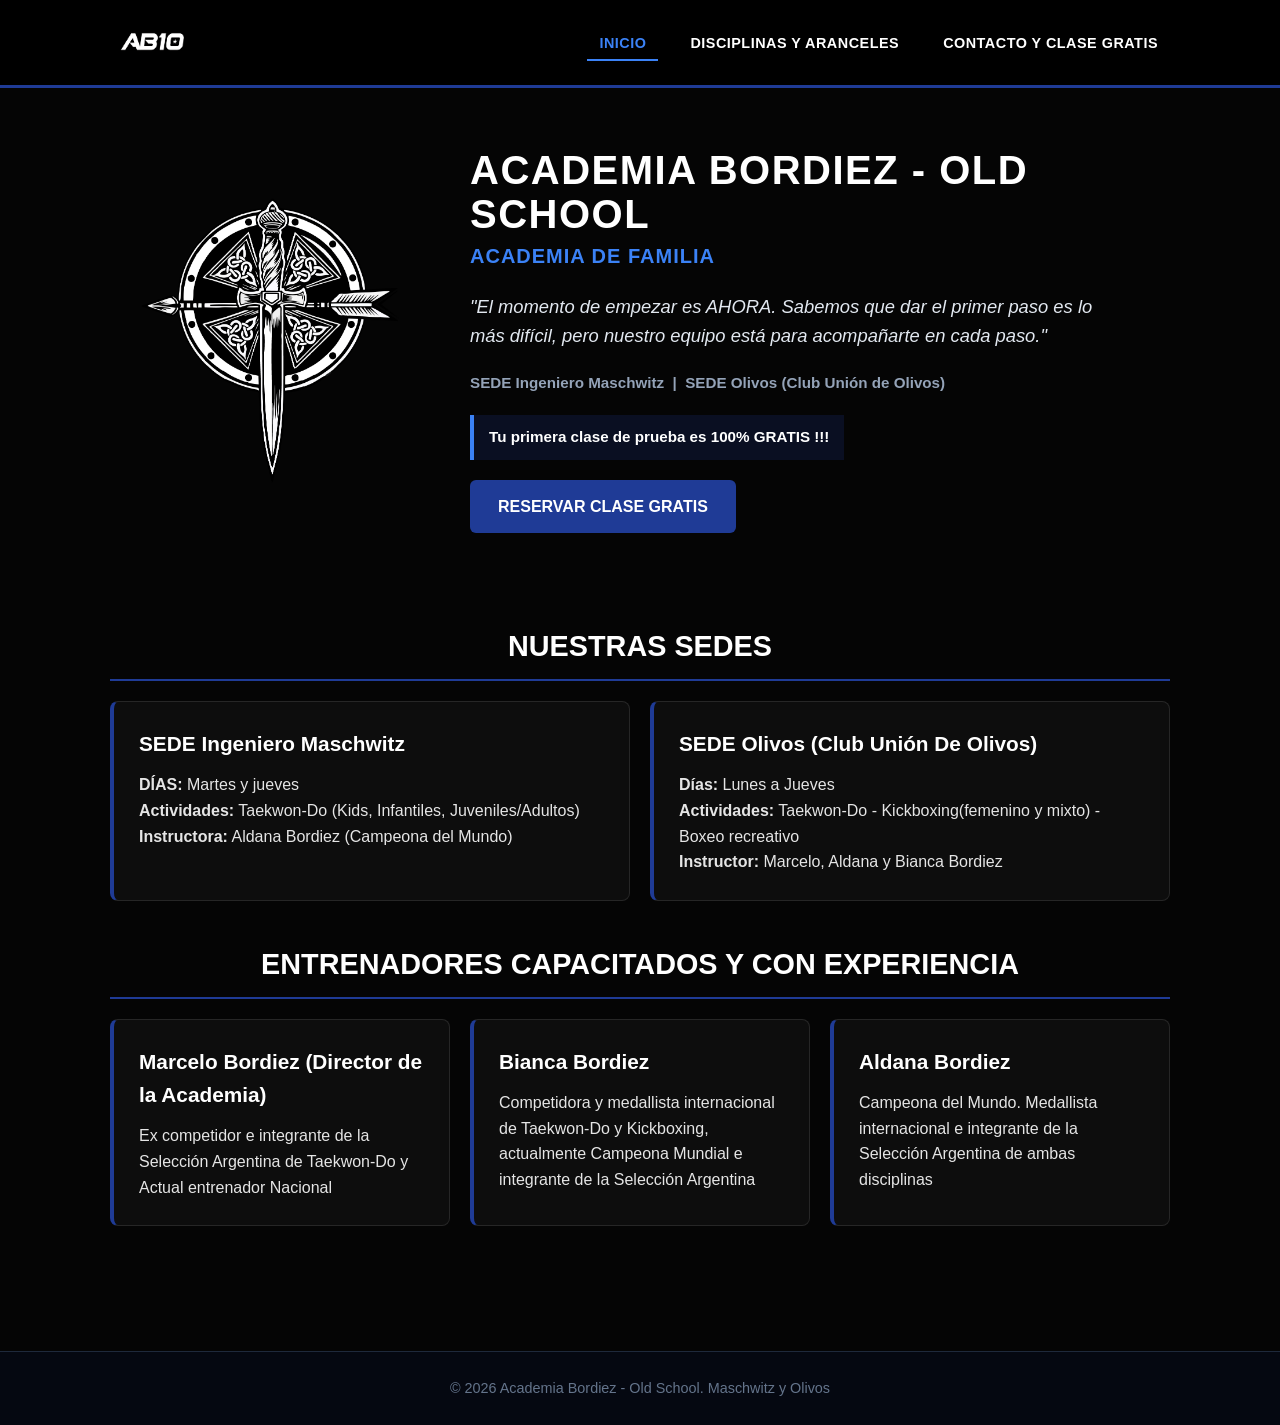
<file: index.html>
<!DOCTYPE html>
<html lang="es">
<head>
    <meta charset="UTF-8">
    <meta name="viewport" content="width=device-width, initial-scale=1.0">
    <title>Academia Bordiez - Old School | Inicio</title>
    <link rel="stylesheet" href="css/styles.css">
</head>
<body>   
<header>
    <div class="contenedor-header">
        <img src="img/Bordiez - Logo AB10.png"
             alt="Logo Academia Bordiez - Old School"
             class="logo">

        <button class="boton-menu"
                type="button"
                aria-label="Abrir menú"
                aria-expanded="false">
            ☰
        </button>

        <nav>
            <ul>
                <li><a href="index.html" class="activo">Inicio</a></li>
                <li><a href="servicios.html">Disciplinas y Aranceles</a></li>
                <li><a href="contacto.html">Contacto y Clase Gratis</a></li>
            </ul>
        </nav>
    </div>
</header>


    <main class="contenedor-principal">
        <!-- SECCIÓN PRINCIPAL PORTADA --> 
        <section class="titulo-principal">
            <div class="columna-izquierda">
                <img src="img/logo-academia.png" alt="Escudo Academia Bordiez - Old School" class="escudo-principal">
            </div>
            
            <div class="columna-texto">
                <h1>Academia Bordiez - Old School</h1>
                <p class="subtitulo-familia">Academia de familia</p>

                <p class="frase-camino">
                    "El momento de empezar es AHORA. Sabemos que dar el primer paso es lo más difícil, pero nuestro equipo está para acompañarte en cada paso."
                </p>

                <p class="sedes">SEDE Ingeniero Maschwitz &nbsp;|&nbsp; SEDE Olivos (Club Unión de Olivos)</p>

                <div class="banner-principal">
                    <span>Tu primera clase de prueba es 100% GRATIS !!!</span>
                </div>

                <div class="acciones-hero">
                    <a href="contacto.html" class="btn-cta">Reservar Clase Gratis</a>
                </div>
            </div>
        </section>

        <!-- SECCIÓN INFO IMPORTANTE Y SEDES -->
        <section class="info-sedes">
            <h2>Nuestras Sedes</h2>
            <div class="grilla-sedes">
                <article class="tarjeta-sede">
                    <h3>SEDE Ingeniero Maschwitz</h3>
                    <p><strong>DÍAS:</strong> Martes y jueves</p>
                    <p><strong>Actividades:</strong> Taekwon-Do (Kids, Infantiles, Juveniles/Adultos)</p>
                    <p><strong>Instructora:</strong> Aldana Bordiez (Campeona del Mundo)</p>
                </article>
                <article class="tarjeta-sede">
                    <h3>SEDE Olivos (Club Unión De Olivos)</h3>
                    <p><strong>Días:</strong> Lunes a Jueves</p>
                    <p><strong>Actividades:</strong> Taekwon-Do - Kickboxing(femenino y mixto) - Boxeo recreativo</p>
                    <p><strong>Instructor:</strong> Marcelo, Aldana y Bianca Bordiez</p>
                </article>
            </div>
        </section>

        <!-- STAFF DOCENTE -->
        <section class="Entrenadores">
            <h2>Entrenadores capacitados y con experiencia</h2>
            <div class="grilla-entrenadores">
                <article class="tarjeta-entrenadores">
                    <h3>Marcelo Bordiez (Director de la Academia)</h3>
                    <p>Ex competidor e integrante de la Selección Argentina de Taekwon-Do y Actual entrenador Nacional</p>
                </article>
                <article class="tarjeta-entrenadores">
                    <h3>Bianca Bordiez</h3>
                    <p>Competidora y medallista internacional de Taekwon-Do y Kickboxing, actualmente Campeona Mundial e integrante de la Selección Argentina</p>
                </article>
                <article class="tarjeta-entrenadores">
                    <h3>Aldana Bordiez</h3>
                    <p>Campeona del Mundo. Medallista internacional e integrante de la Selección Argentina de ambas disciplinas</p>
                </article> 
            </div>
        </section>
    </main>

    <footer>
        <div class="Contenedor-footer">
            <p>&copy; 2026 Academia Bordiez - Old School. Maschwitz y Olivos</p>
        </div>
    </footer>

    <script src="recursos/funciones.js"></script>
</body>
</html>
</file>
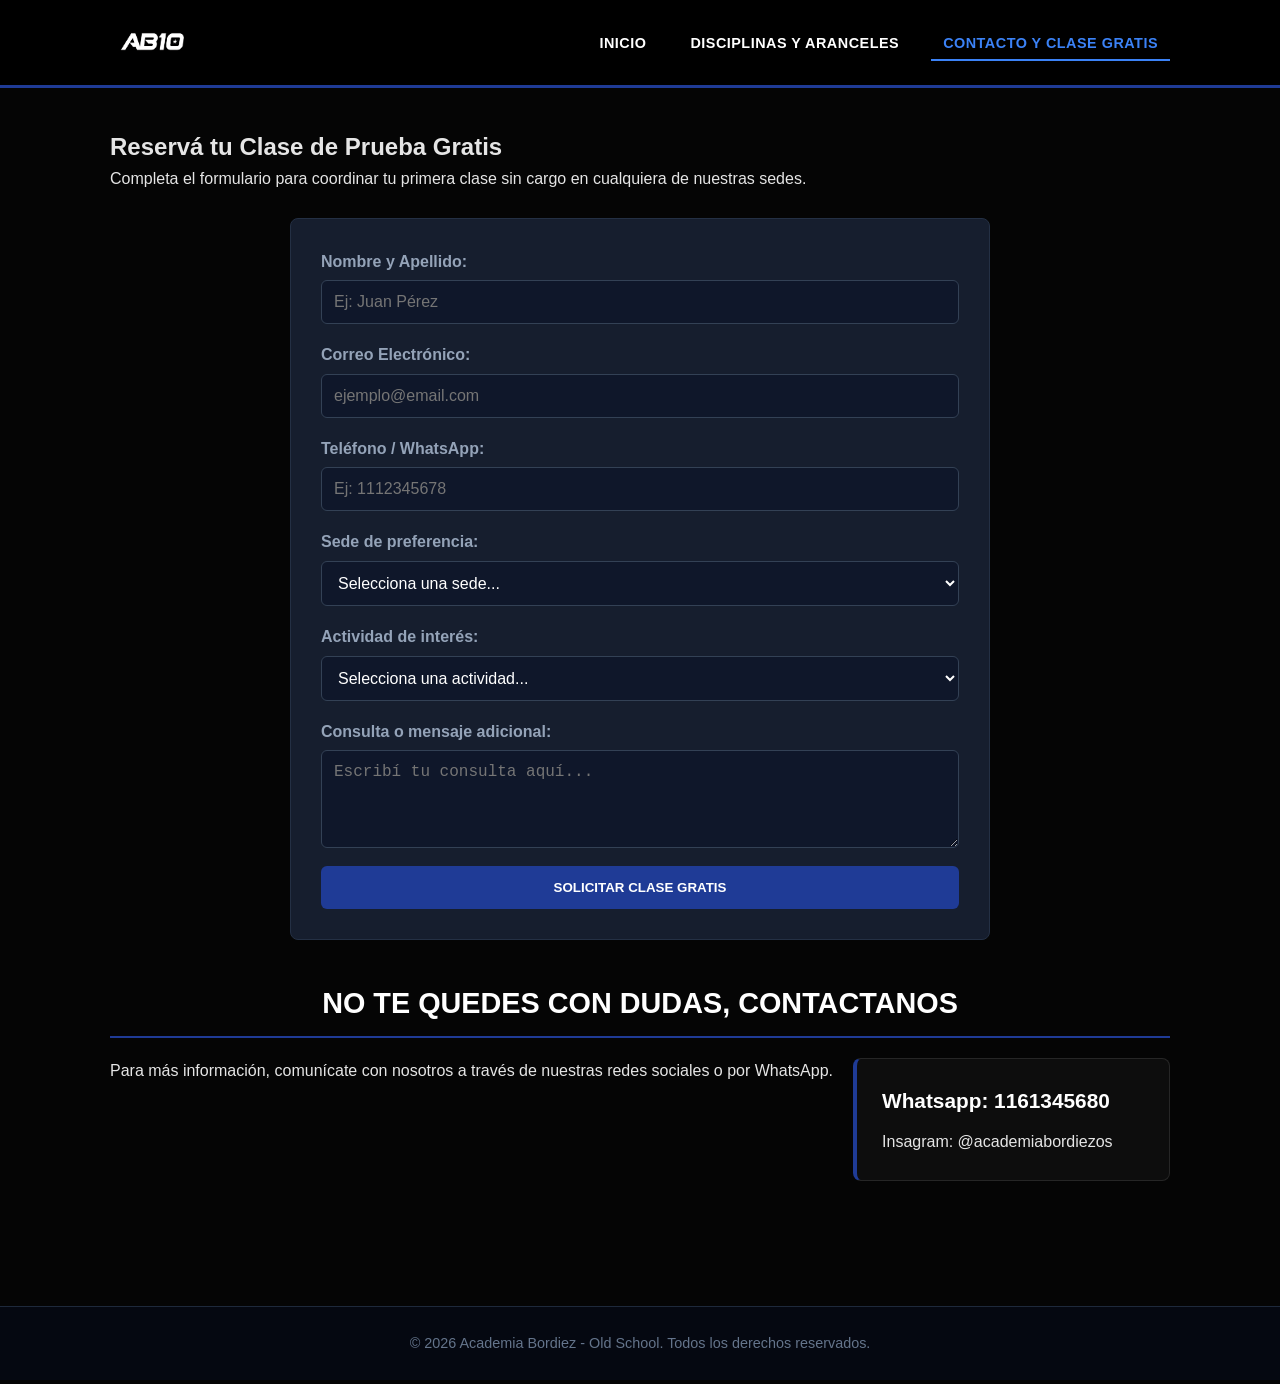
<file: contacto.html>
<!DOCTYPE html>
<html lang="es">
<head>
    <meta charset="UTF-8">
    <meta name="viewport" content="width=device-width, initial-scale=1.0">
    <title>Contacto y Clase Gratis | Academia Bordiez</title>
    <link rel="stylesheet" href="css/styles.css">
</head>
<body>

    
<header>
    <div class="contenedor-header">
        <img src="img/Bordiez - Logo AB10.png"
             alt="Logo Academia Bordiez"
             class="logo">

        <button class="boton-menu"
                type="button"
                aria-label="Abrir menú"
                aria-expanded="false">
            ☰
        </button>

        <nav>
            <ul>
                <li><a href="index.html">Inicio</a></li>
                <li><a href="servicios.html">Disciplinas y Aranceles</a></li>
                <li><a href="contacto.html" class="activo">Contacto y Clase Gratis</a></li>
            </ul>
        </nav>
    </div>
</header>


    <main class="contenedor-principal">
        <section>
            <h1>Reservá tu Clase de Prueba Gratis</h1>
            <p>Completa el formulario para coordinar tu primera clase sin cargo en cualquiera de nuestras sedes.</p>
            <br>
            <form action="#" method="POST" class="form-contacto">
                <div class="campo-form">
                    <label for="nombre">Nombre y Apellido:</label>
                    <input type="text" id="nombre" name="nombre" required placeholder="Ej: Juan Pérez">
                </div>

                <div class="campo-form">
                    <label for="email">Correo Electrónico:</label>
                    <input type="email" id="email" name="email" required placeholder="ejemplo@email.com">
                </div>

                <div class="campo-form">
                    <label for="telefono">Teléfono / WhatsApp:</label>
                    <input type="tel" id="telefono" name="telefono" required placeholder="Ej: 1112345678">
                </div>

                <div class="campo-form">
                    <label for="sede">Sede de preferencia:</label>
                    <select id="sede" name="sede" required>
                        <option value="">Selecciona una sede...</option>
                        <option value="maschwitz">Ingeniero Maschwitz</option>
                        <option value="olivos">Olivos (Club Unión)</option>
                    </select>
                </div>

                <div class="campo-form">
                    <label for="actividad">Actividad de interés:</label>
                    <select id="actividad" name="actividad" required>
                        <option value="">Selecciona una actividad...</option>
                        <option value="tkd-kids">Taekwondo Kids (4 a 7 años)</option>
                        <option value="tkd-infantiles">Taekwondo Infantiles (8 a 12 años)</option>
                        <option value="tkd-adultos">Taekwondo Adultos / Competidores</option>
                        <option value="kick-femenino">Kickboxing Femenino</option>
                        <option value="kick-mixto">Kickboxing Mixto</option>
                    </select>
                </div>

                <div class="campo-form">
                    <label for="mensaje">Consulta o mensaje adicional:</label>
                    <textarea id="mensaje" name="mensaje" rows="4" placeholder="Escribí tu consulta aquí..."></textarea>
                </div>

                <button type="submit" class="btn-enviar">Solicitar Clase Gratis</button>
            </form>
        </section>
        <!--CONTACTO Y REDES SOCIALES -->
        <section class="seccion-contacto">
            <h2>No te quedes con dudas, contactanos</h2>
            <div class="info-contacto">
                <p>Para más información, comunícate con nosotros a través de nuestras redes sociales o por WhatsApp.</p>
            <article class="tarjeta-contacto">
                <h3> Whatsapp: 1161345680</h3>
                <p>Insagram: @academiabordiezos</p>
            </article>
            </div>
        </section>
    </main>

    <footer>
        <p>&copy; 2026 Academia Bordiez - Old School. Todos los derechos reservados.</p>
    </footer>

<script src="recursos/funciones.js"></script>
</body>
</html>
</file>
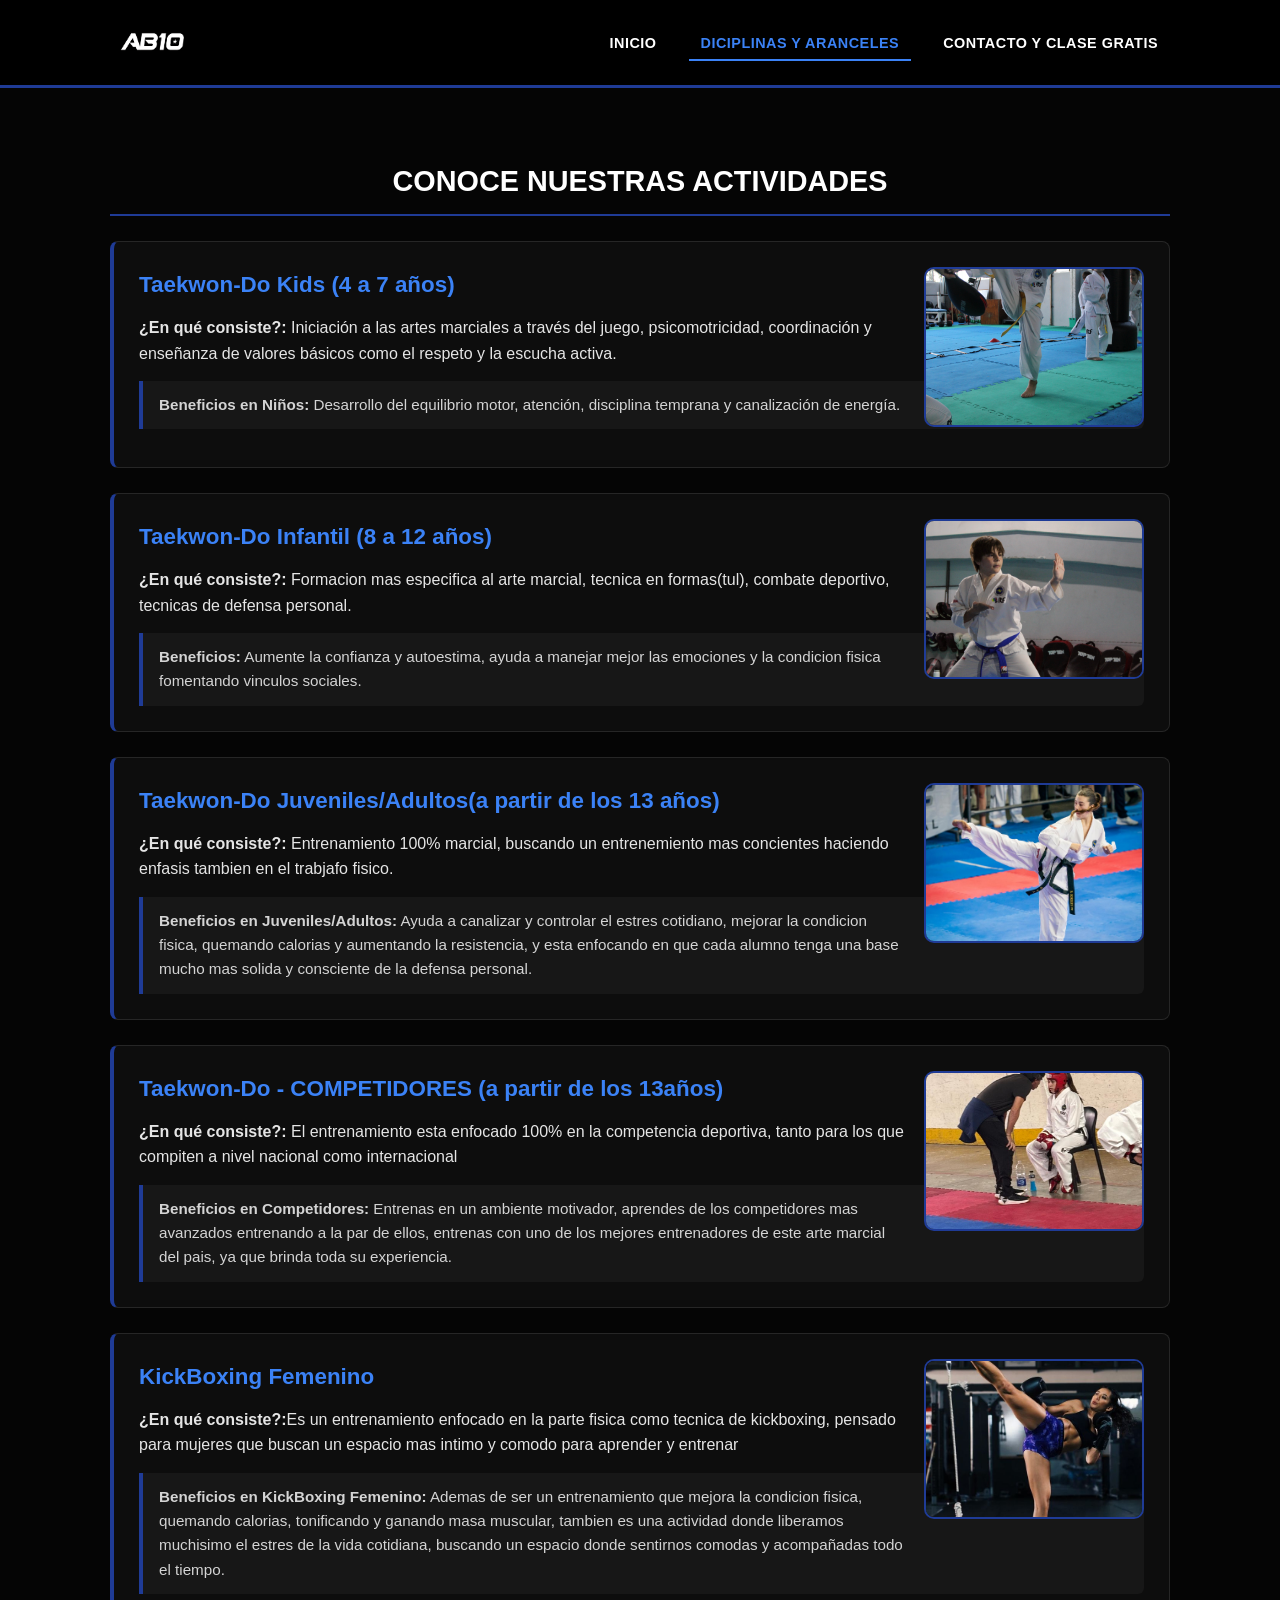
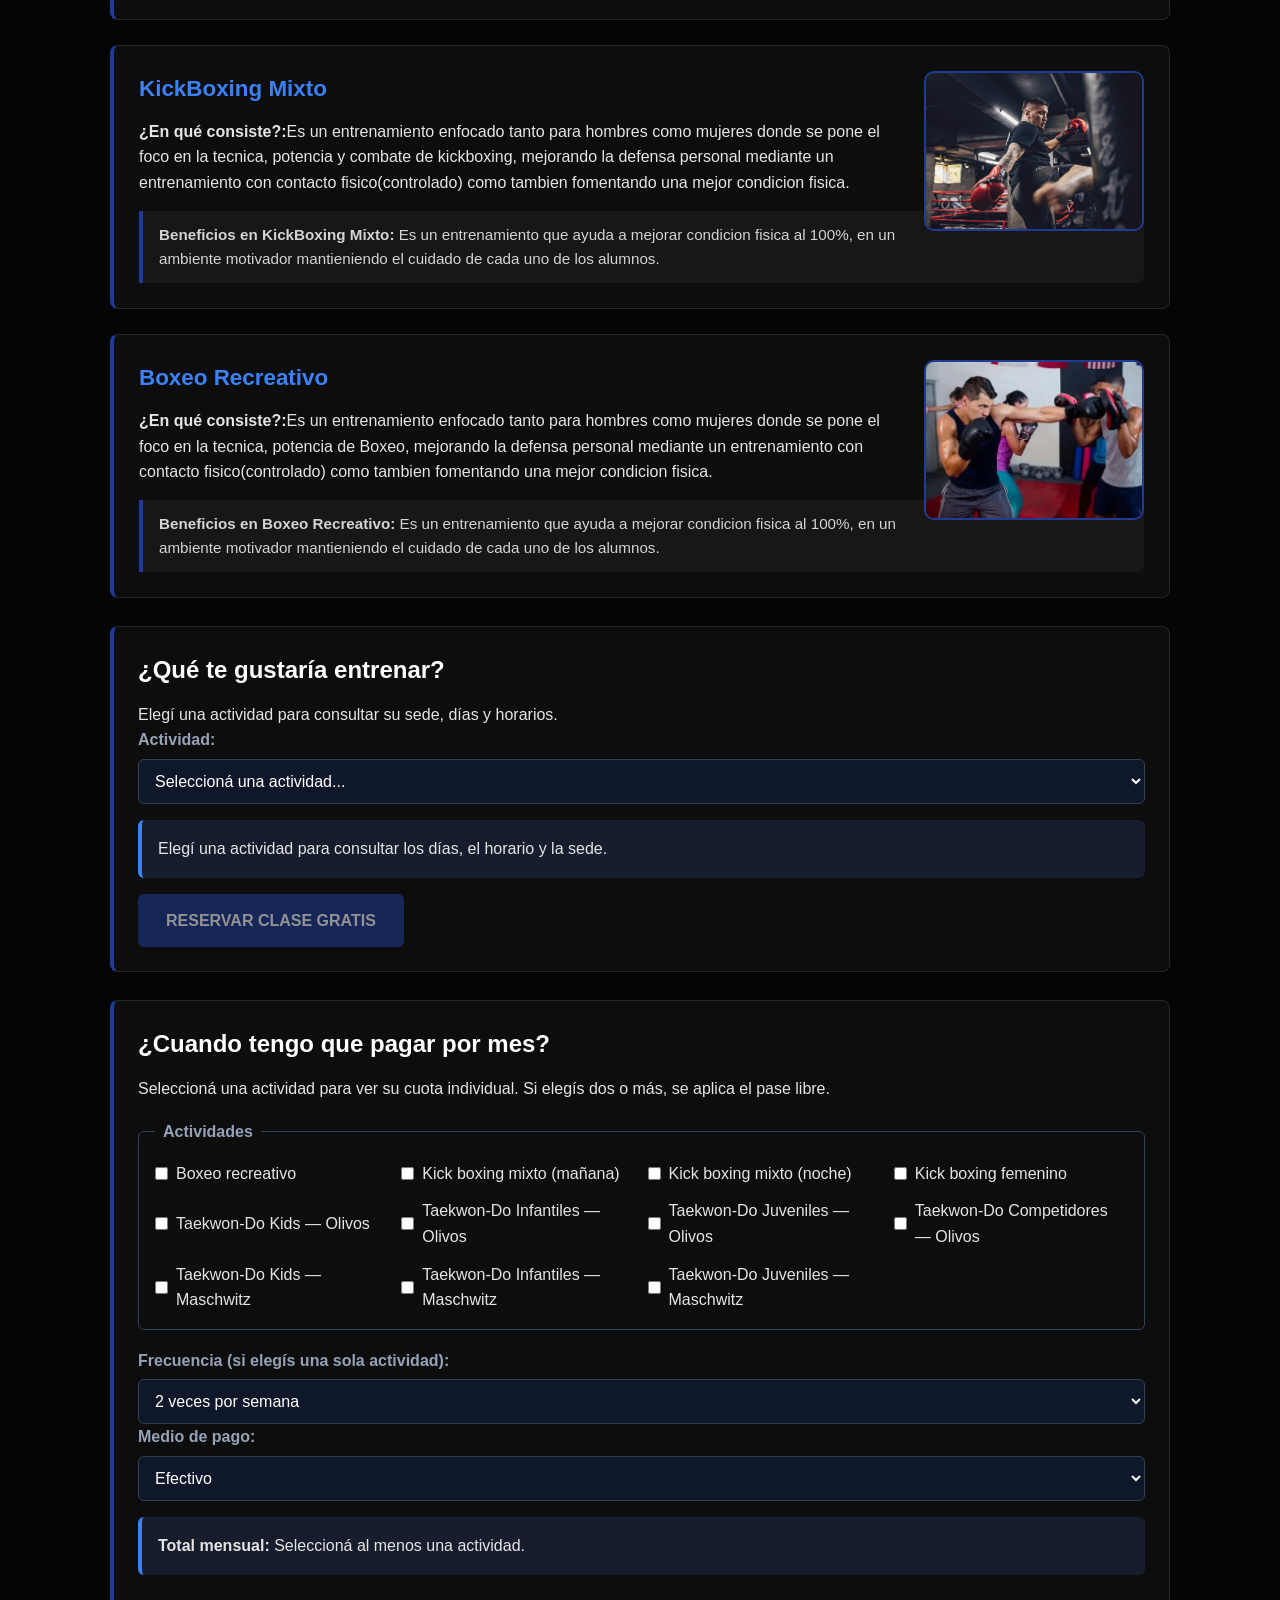
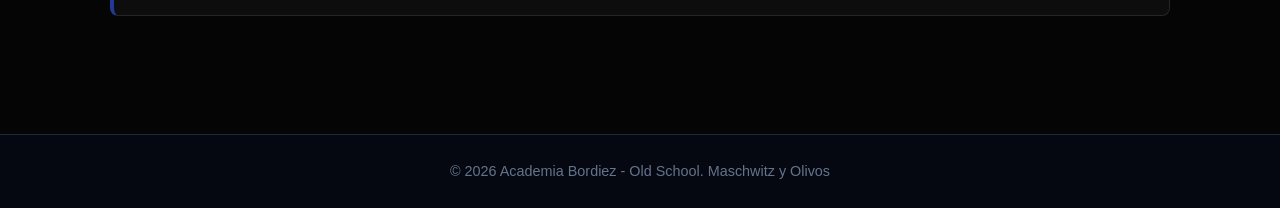
<file: servicios.html>
<!DOCTYPE html>
<html lang="es">
<head>
    <meta charset="UTF-8">
    <meta name="viewport" content="width=device-width, initial-scale=1.0">
    <title>Diciplinas, Beneficios y Aranceles</title>
    <link rel="stylesheet" href="css/styles.css">
</head>
<body>

    <header>
        <div class="contenedor-header">
            <img src="img/Bordiez - Logo AB10.png" alt="Logo Academia Bordiez - Old School" class="logo">
            <button class="boton-menu"
        type="button"
        aria-label="Abrir menú"
        aria-expanded="false">
    ☰
</button>
            <nav>
                <ul>
                    <li><a href="index.html">Inicio</a></li>
                    <li><a href="servicios.html" class="activo">Diciplinas y Aranceles</a></li>
                    <li><a href="contacto.html">Contacto y Clase Gratis</a></li>
                </ul>
            </nav>
        </div>
    </header>

    <main class="contenedor-principal">

        <!--Descripcion de actividades-->
        <section class="seccion-actividades">
            <h1>Conoce nuestras actividades</h1>

            <article class="tarjeta-actividad">
                <img src="img/taekwondo-kids.jpg" alt="Clase de Taekwon-Do Kids">
                <h2> Taekwon-Do Kids (4 a 7 años)</h2>
                <p><strong>¿En qué consiste?:</strong> Iniciación a las artes marciales a través del juego, psicomotricidad, coordinación y enseñanza de valores básicos como el respeto y la escucha activa.</p>
                <div class="beneficios-box">
                    <strong>Beneficios en Niños:</strong> Desarrollo del equilibrio motor, atención, disciplina temprana y canalización de energía.
                </div>
            </article>

            <article class="tarjeta-actividad">
                <img src="img/taekwondo-infantil.jpg" alt="Clase de Taekwon-Do Infantil">
                <h2>Taekwon-Do Infantil (8 a 12 años)</h2>
                <p><strong>¿En qué consiste?:</strong> Formacion mas especifica al arte marcial, tecnica en formas(tul), combate deportivo, tecnicas de defensa personal.</p>
                <div class="beneficios-box">
                    <strong>Beneficios:</strong> Aumente la confianza y autoestima, ayuda a manejar mejor las emociones y la condicion fisica fomentando vinculos sociales.
                </div>
            </article>

            <article class="tarjeta-actividad">
                <img src="img/taekwondo-adultos.jpg" alt="Clase de Taekwon-Do Juveniles/Adultos">
                <h2>Taekwon-Do Juveniles/Adultos(a partir de los 13 años)</h2>
                <p><strong>¿En qué consiste?:</strong> Entrenamiento 100% marcial, buscando un entrenemiento mas concientes haciendo enfasis tambien en el trabjafo fisico.</p>
                <div class="beneficios-box">
                    <strong>Beneficios en Juveniles/Adultos:</strong> Ayuda a canalizar y controlar el estres cotidiano, mejorar la condicion fisica, quemando calorias y aumentando la resistencia, y esta enfocando en que cada alumno tenga una base mucho mas solida y consciente de la defensa personal.</p>
                </div>
            </article>

            <article class="tarjeta-actividad">
                <img src="img/taekwondo-competidores.jpg" alt="Clase de Taekwon-Do competidores">
                <h2>Taekwon-Do - COMPETIDORES (a partir de los 13años)</h2>
                <p><strong>¿En qué consiste?:</strong> El entrenamiento esta enfocado 100% en la competencia deportiva, tanto para los que compiten a nivel nacional como internacional</p>
                <div class="beneficios-box">
                    <strong>Beneficios en Competidores:</strong> Entrenas en un ambiente motivador, aprendes de los competidores mas avanzados entrenando a la par de ellos, entrenas con uno de los mejores entrenadores de este arte marcial del pais, ya que brinda toda su experiencia.
                </div>
                </article>

                <article class="tarjeta-actividad">
                    <img src="img/kickboxing-femenino.jpg" alt="Clase de kickboxing femenino">
                    <h2> KickBoxing Femenino</h2>
                    <p><strong>¿En qué consiste?:</strong>Es un entrenamiento enfocado en la parte fisica como  tecnica de kickboxing, pensado para mujeres que buscan un espacio mas intimo y comodo para aprender y entrenar</p>
                <div class="beneficios-box">
                    <strong>Beneficios en KickBoxing Femenino:</strong> Ademas de ser un entrenamiento que mejora la condicion fisica, quemando calorias, tonificando y ganando masa muscular, tambien es una actividad donde liberamos muchisimo el estres de la vida cotidiana, buscando un espacio donde sentirnos comodas y acompañadas todo el tiempo.
                </div>
                </article>

                <article class="tarjeta-actividad">
                    <img src="img/kickboxing-mixto.jpg" alt="Clase de kickboxing mixto">
                    <h2> KickBoxing Mixto</h2>
                    <p><strong>¿En qué consiste?:</strong>Es un entrenamiento enfocado tanto para hombres como mujeres donde se pone el foco en la tecnica, potencia y combate de kickboxing, mejorando la defensa personal mediante un entrenamiento con contacto fisico(controlado) como tambien fomentando una mejor condicion fisica. </p>

                <div class="beneficios-box">
                    <strong>Beneficios en KickBoxing Mixto:</strong> Es un entrenamiento que ayuda a mejorar condicion fisica al 100%, en un ambiente motivador mantieniendo el cuidado de cada uno de los alumnos.
                </article>

                <article class="tarjeta-actividad">
                    <img src="img/boxeo-recreativo.jpg" alt="Clase de boxeo recreativo">
                    <h2> Boxeo Recreativo</h2>
                    <p><strong>¿En qué consiste?:</strong>Es un entrenamiento enfocado tanto para hombres como mujeres donde se pone el foco en la tecnica, potencia de Boxeo, mejorando la defensa personal mediante un entrenamiento con contacto fisico(controlado) como tambien fomentando una mejor condicion fisica. </p>
                
                <div class="beneficios-box">
                    <strong>Beneficios en Boxeo Recreativo:</strong> Es un entrenamiento que ayuda a mejorar condicion fisica al 100%, en un ambiente motivador mantieniendo el cuidado de cada uno de los alumnos.
                </article>
        </section>

</section>

    <section class="seccion-calculadora">
    <h2>¿Qué te gustaría entrenar?</h2>
    <p>Elegí una actividad para consultar su sede, días y horarios.</p>

    <div class="campo-form">
        <label for="selector-actividad">Actividad:</label>
        <select id="selector-actividad">
            <option value="">Seleccioná una actividad...</option>
            <option value="boxeo">Boxeo recreativo — Olivos</option>
            <option value="kickMixtoManana">Kick boxing mixto, mañana — Olivos</option>
            <option value="kickMixtoNoche">Kick boxing mixto, noche — Olivos</option>
            <option value="kickFemenino">Kick boxing femenino — Olivos</option>
            <option value="tkdKidsOlivos">Taekwon-Do Kids — Olivos</option>
            <option value="tkdInfantilesOlivos">Taekwon-Do Infantiles — Olivos</option>
            <option value="tkdJuvenilesOlivos">Taekwon-Do Juveniles — Olivos</option>
            <option value="tkdCompetidores">Taekwon-Do Competidores — Olivos</option>
            <option value="tkdKidsMaschwitz">Taekwon-Do Kids — Maschwitz</option>
            <option value="tkdInfantilesMaschwitz">Taekwon-Do Infantiles — Maschwitz</option>
            <option value="tkdJuvenilesMaschwitz">Taekwon-Do Juveniles — Maschwitz</option>
        </select>
    </div>

    <div id="detalle-actividad" class="resultado-box" aria-live="polite">
        Elegí una actividad para consultar los días, el horario y la sede.
    </div>
    <a id="reservar-actividad" class="btn-cta boton-deshabilitado" href="contacto.html">
        Reservar clase gratis
    </a>
</section>

<section class="seccion-calculadora">
    <h2>¿Cuando tengo que pagar por mes?</h2>
    <p>Seleccioná una actividad para ver su cuota individual. Si elegís dos o más, se aplica el pase libre.</p>

    <form id="calculadora-cuota">
        <fieldset class="lista-actividades">
            <legend>Actividades</legend>
            <label><input type="checkbox" name="actividades-cuota" value="boxeo"> Boxeo recreativo</label>
            <label><input type="checkbox" name="actividades-cuota" value="kickMixtoManana"> Kick boxing mixto (mañana)</label>
            <label><input type="checkbox" name="actividades-cuota" value="kickMixtoNoche"> Kick boxing mixto (noche)</label>
            <label><input type="checkbox" name="actividades-cuota" value="kickFemenino"> Kick boxing femenino</label>
            <label><input type="checkbox" name="actividades-cuota" value="tkdKidsOlivos"> Taekwon-Do Kids — Olivos</label>
            <label><input type="checkbox" name="actividades-cuota" value="tkdInfantilesOlivos"> Taekwon-Do Infantiles — Olivos</label>
            <label><input type="checkbox" name="actividades-cuota" value="tkdJuvenilesOlivos"> Taekwon-Do Juveniles — Olivos</label>
            <label><input type="checkbox" name="actividades-cuota" value="tkdCompetidores"> Taekwon-Do Competidores — Olivos</label>
            <label><input type="checkbox" name="actividades-cuota" value="tkdKidsMaschwitz"> Taekwon-Do Kids — Maschwitz</label>
            <label><input type="checkbox" name="actividades-cuota" value="tkdInfantilesMaschwitz"> Taekwon-Do Infantiles — Maschwitz</label>
            <label><input type="checkbox" name="actividades-cuota" value="tkdJuvenilesMaschwitz"> Taekwon-Do Juveniles — Maschwitz</label>
        </fieldset>

        <div class="campo-form">
            <label for="frecuencia">Frecuencia (si elegís una sola actividad):</label>
            <select id="frecuencia">
                <option value="1">1 vez por semana</option>
                <option value="2" selected>2 veces por semana</option>
            </select>
        </div>

        <div class="campo-form">
            <label for="medio-pago">Medio de pago:</label>
            <select id="medio-pago">
                <option value="efectivo">Efectivo</option>
                <option value="mercadopago">Mercado Pago</option>
            </select>
        </div>

        <div class="resultado-box" aria-live="polite">
            <strong>Total mensual: </strong><span id="resultado-cuota">Seleccioná al menos una actividad.</span>
        </div>

        <div id="contenedor-alias" class="resultado-box" hidden>
            <strong>Alias de Mercado Pago: </strong><span id="alias-pago"></span>
            <button type="button" id="copiar-alias" class="btn-enviar">Copiar alias</button>
            <p id="aviso-alias"></p>
        </div>
    </form>
</section>

</main>

<footer>
    <div class="Contenedor-footer">
        <p>&copy; 2026 Academia Bordiez - Old School. Maschwitz y Olivos</p>
    </div>
</footer>
<script src="recursos/funciones.js"></script>
</body>
</html>
</file>
<file: css/styles.css>
/* ==========================================================================
   1. RESET Y ESTILOS GLOBALES
   ========================================================================== */
* {
    margin: 0;
    padding: 0;
    box-sizing: border-box;
}

body {
    font-family: 'Montserrat', 'Segoe UI', Arial, sans-serif;
    background-color: #050505; /* Fondo negro */
    color: #e5e5e5;            /* Texto claro */
    line-height: 1.6;
}

img {
    max-width: 100%;
    height: auto;
}

/* ==========================================================================
   2. CONTENEDOR PRINCIPAL
   ========================================================================== */
.contenedor-principal {
    max-width: 1100px;
    margin: 0 auto;
    padding: 40px 20px;
}

/* ==========================================================================
   3. HEADER Y NAVEGACIÓN
   ========================================================================== */
header {
    background-color: #000000;
    border-bottom: 3px solid #1f3b96;
    padding: 15px 0;
    position: sticky;
    top: 0;
    z-index: 100;
}

.contenedor-header {
    max-width: 1100px;
    margin: 0 auto;
    padding: 0 20px;
    display: flex;
    justify-content: space-between;
    align-items: center;
}

.logo {
    height: 55px;
    width: auto;
}

nav ul {
    list-style: none;
    display: flex;
    gap: 20px;
}

nav a {
    color: #ffffff;
    text-decoration: none;
    font-weight: 700;
    text-transform: uppercase;
    font-size: 0.9rem;
    letter-spacing: 0.5px;
    padding: 8px 12px;
    transition: all 0.3s ease;
}

nav a:hover, 
nav a.activo {
    color: #3b82f6;
    border-bottom: 2px solid #3b82f6;
}

/* ==========================================================================
   4. SECCIÓN INICIAL (TITULO-PRINCIPAL) - INICIO
   ========================================================================== */
.titulo-principal {
    display: flex;
    align-items: center;
    justify-content: space-between;
    gap: 40px;
    padding: 20px 0 50px 0;
    background: transparent;
    border: none;
}

.columna-izquierda {
    flex: 0 0 320px;
    display: flex;
    justify-content: center;
}

.escudo-principal {
    width: 100%;
    max-width: 320px;
    height: auto;
    display: block;
}

.columna-texto {
    flex: 1;
    display: flex;
    flex-direction: column;
    justify-content: center;
    text-align: left;
}

.columna-texto h1 {
    color: #ffffff;
    font-size: 2.5rem;
    font-weight: 800;
    text-transform: uppercase;
    letter-spacing: 1.5px;
    line-height: 1.1;
    margin-bottom: 4px;
}

.subtitulo-familia {
    color: #3b82f6;
    font-size: 1.25rem;
    font-weight: 600;
    text-transform: uppercase;
    letter-spacing: 1px;
    margin-bottom: 20px;
}

.frase-camino,
.frase-institucional {
    color: #e2e8f0;
    font-size: 1.15rem;
    font-style: italic;
    line-height: 1.6;
    margin-bottom: 20px;
    max-width: 650px;
}

.sedes {
    color: #94a3b8;
    font-size: 0.95rem;
    font-weight: 600;
    margin-bottom: 20px;
}

.banner-principal {
    background-color: rgba(31, 59, 150, 0.2);
    border-left: 4px solid #3b82f6;
    color: #ffffff;
    padding: 10px 15px;
    font-weight: 700;
    font-size: 0.95rem;
    margin-bottom: 20px;
    display: inline-block;
    width: fit-content;
}

.btn-cta {
    display: inline-block;
    background-color: #1f3b96;
    color: #ffffff;
    padding: 14px 28px;
    text-decoration: none;
    font-weight: bold;
    text-transform: uppercase;
    border-radius: 6px;
    transition: background 0.3s ease;
    align-self: flex-start;
}

.btn-cta:hover {
    background-color: #2563eb;
}

/* ==========================================================================
   5. GRILLAS Y TARJETAS EN INICIO
   ========================================================================== */
.info-sedes,
.seccion-contacto, 
.Entrenadores {
    margin-top: 40px;
}

.info-sedes h2, 
.seccion-contacto h2,
.Entrenadores h2 {
    font-size: 1.8rem;
    color: #ffffff;
    margin: 30px 0 20px 0;
    text-transform: uppercase;
    text-align: center;
    border-bottom: 2px solid #1f3b96;
    padding-bottom: 10px;
}

.grilla-sedes, 
.grilla-entrenadores,
.info-contacto,
.grilla-docentes {
    display: flex;
    justify-content: center;
    gap: 20px;
    margin-bottom: 35px;
}

.tarjeta-sede, 
.tarjeta-contacto,
.tarjeta-entrenadores {
    flex: 1;
    background-color: #0d0d0d;
    padding: 25px;
    border-radius: 8px;
    border: 1px solid #262626;
    border-left: 4px solid #1f3b96;
    text-align: left;
}

.tarjeta-sede h3, 
.tarjeta-contacto h3,
.tarjeta-entrenadores h3 {
    color: #ffffff;
    margin-bottom: 12px;
    font-size: 1.3rem;
}

/* ==========================================================================
   6. PÁGINA: DISCIPLINAS Y ARANCELES (servicios.html) - NUEVA SECCIÓN
   ========================================================================== */
.seccion-actividades h1, 
.seccion-aranceles h2,
.seccion-disciplinas h1,
.seccion-disciplinas h2 {
    font-size: 1.8rem;
    color: #ffffff;
    margin: 30px 0 25px 0;
    text-transform: uppercase;
    text-align: center;
    border-bottom: 2px solid #1f3b96;
    padding-bottom: 10px;
}

/* Tarjetas de Disciplinas y Actividades */
.tarjeta-actividad,
.tarjeta-disciplina,
.caja-actividad {
    background-color: #0d0d0d;
    padding: 25px;
    border-radius: 8px;
    margin-bottom: 25px;
    border: 1px solid #262626;
    border-left: 4px solid #1f3b96;
    text-align: left;
}

.tarjeta-actividad h2,
.tarjeta-actividad h3,
.tarjeta-disciplina h2,
.tarjeta-disciplina h3 {
    color: #3b82f6;
    font-size: 1.4rem;
    margin-bottom: 12px;
}

.beneficios-box,
.caja-info-extra {
    margin-top: 15px;
    padding: 12px 16px;
    background-color: #171717;
    border-left: 4px solid #1f3b96;
    font-size: 0.95rem;
    color: #d4d4d4;
    border-radius: 0 6px 6px 0;
}

/* Estilos para Tablas de Aranceles */
.tabla-contenedor,
.contenedor-tabla {
    overflow-x: auto;
    border-radius: 8px;
    margin: 20px auto 35px auto;
    border: 1px solid #262626;
}

table {
    width: 100%;
    border-collapse: collapse;
    background-color: #0d0d0d;
    text-align: left;
}

th, td {
    padding: 16px;
    border-bottom: 1px solid #262626;
}

th {
    background-color: #161e2e;
    color: #ffffff;
    border-bottom: 2px solid #1f3b96;
    text-transform: uppercase;
    font-size: 0.9rem;
    letter-spacing: 0.5px;
}

tr:hover {
    background-color: #171717;
}

td strong, 
.combo-destacado {
    color: #3b82f6;
}

/* ==========================================================================
   7. FORMULARIO DE CONTACTO (contacto.html)
   ========================================================================== */
.form-contacto
{
    background-color: #161e2e;
    padding: 30px;
    border-radius: 8px;
    display: flex;
    flex-direction: column;
    gap: 18px;
    border: 1px solid #243044;
    max-width: 700px;
    margin: 0 auto;
}

.campo-form {
    display: flex;
    flex-direction: column;
}

.campo-form label {
    margin-bottom: 6px;
    font-weight: 600;
    color: #94a3b8;
}

.campo-form input, 
.campo-form select, 
.campo-form textarea {
    padding: 12px;
    border-radius: 6px;
    border: 1px solid #334155;
    background-color: #0f172a;
    color: #ffffff;
    font-size: 1rem;
}

.campo-form input:focus, 
.campo-form select:focus, 
.campo-form textarea:focus {
    outline: none;
    border-color: #1f3b96;
    box-shadow: 0 0 0 2px rgba(31, 59, 150, 0.4);
}

.btn-enviar {
    background-color: #1f3b96;
    color: #ffffff;
    padding: 14px;
    border: none;
    border-radius: 6px;
    font-weight: bold;
    text-transform: uppercase;
    cursor: pointer;
    transition: background 0.3s ease;
}

.btn-enviar:hover {
    background-color: #2563eb;
}

/* ==========================================================================
   8. FOOTER
   ========================================================================== */
footer {
    background-color: #050811;
    text-align: center;
    padding: 25px 0;
    margin-top: 50px;
    border-top: 1px solid #1e293b;
    color: #64748b;
    font-size: 0.9rem;
}

/* ==========================================================================
   9. ADAPTABILIDAD A CELULARES Y TABLETS
   ========================================================================== */
@media (max-width: 768px) {
    .titulo-principal,
    .hero-inicio {
        flex-direction: column;
        text-align: center;
        gap: 25px;
    }

    .columna-texto,
    .hero-col-derecha {
        text-align: center;
        align-items: center;
    }

    .frase-institucional {
        border-left: none;
        border-top: 2px solid #3b82f6;
        padding-left: 0;
        padding-top: 10px;
    }

    .btn-cta, 
    .banner-principal {
        align-self: center;
    }

    .columna-izquierda {
        flex: auto;
    }

    .escudo-principal {
        max-width: 220px;
    }

    .grilla-sedes, 
    .info-contacto,
    .grilla-entrenadores,
    .grilla-docentes {
        flex-direction: column;
    }
}

@media (max-width: 720px) {
    .grilla-sedes, 
    .grilla-docentes {
        flex-direction: column;
    }
}

@media (max-width: 480px) {
    .contenedor-header {
        flex-direction: column;
        gap: 15px;
    }

    nav ul {
        flex-direction: column;
        align-items: center;
        gap: 10px;
    }

    .columna-texto h1,
    .hero h1 {
        font-size: 1.8rem;
    }
}
.boton-menu {
    display: none;
    background: transparent;
    color: #fff;
    border: 1px solid #3b82f6;
    border-radius: 6px;
    padding: 8px 12px;
    font-size: 1.3rem;
    cursor: pointer;
}
.seccion-calculadora {
    background: #0d0d0d;
    border: 1px solid #262626;
    border-left: 4px solid #1f3b96;
    border-radius: 8px;
    padding: 24px;
    margin: 28px 0;
}
.seccion-calculadora h2 {
    color: #fff;
    margin-bottom: 12px;
}
.lista-actividades {
    display: grid;
    grid-template-columns: repeat(auto-fit, minmax(220px, 1fr));
    gap: 12px;
    border: 1px solid #334155;
    border-radius: 6px;
    padding: 16px;
    margin: 18px 0;
}
.lista-actividades legend {
    padding: 0 8px;
    color: #94a3b8;
    font-weight: 700;
}
.lista-actividades label {
    display: flex;
    gap: 8px;
    align-items: center;
}
.resultado-box {
    background: #161e2e;
    border-left: 4px solid #3b82f6;
    border-radius: 6px;
    padding: 16px;
    margin: 16px 0;
}
.resultado-box[hidden] {
    display: none;
}
#copiar-alias {
    display: block;
    margin-top: 12px;
}
.campo-invalido {
    border: 2px solid #ef4444 !important;
    box-shadow: 0 0 0 2px rgba(239, 68, 68, .15);
}
.campo-valido {
    border: 2px solid #22c55e !important;
}
.boton-deshabilitado {
    opacity: .55;
}

@media (max-width: 768px) {
    .contenedor-header {
        flex-direction: row;
        flex-wrap: wrap;
        justify-content: space-between;
    }

    .boton-menu {
        display: inline-block;
    }

    .contenedor-header nav {
        display: none;
        width: 100%;
    }

    .contenedor-header nav.activo {
        display: block;
    }

    .contenedor-header nav ul {
        flex-direction: column;
        align-items: center;
        padding-top: 14px;
    }
}

/* Imágenes de las actividades */

.tarjeta-actividad {
    overflow: auto;
}

.tarjeta-actividad img {
    float: right;
    width: 220px;
    height: 160px;
    object-fit: cover;
    border-radius: 10px;
    margin: 0 0 15px 20px;
    border: 2px solid #1f3b96;
}

/* Adaptación para celulares */

@media (max-width: 600px) {

    .tarjeta-actividad img {
        float: none;
        display: block;
        width: 100%;
        height: 200px;
        margin: 15px 0;
    }

}
</file>
